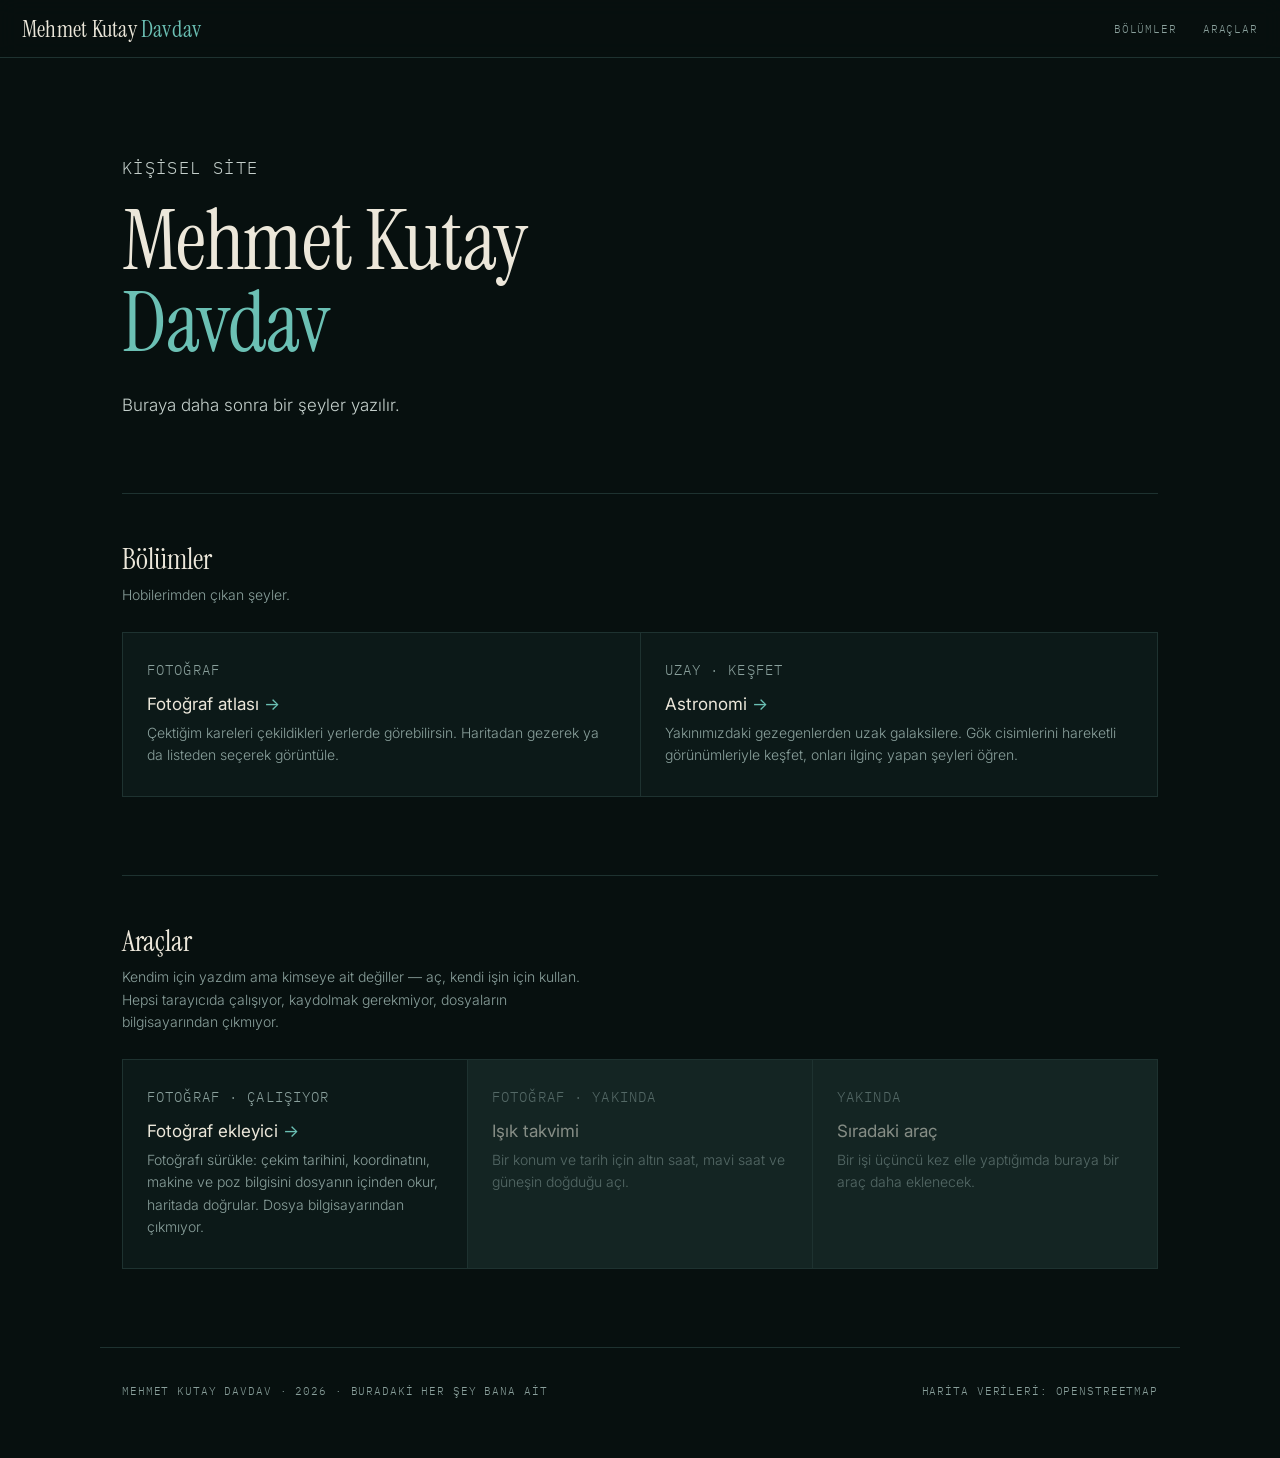
<file: index.html>
<!doctype html>
<html lang="tr">
<head>
<meta charset="utf-8">
<meta name="viewport" content="width=device-width,initial-scale=1">
<title>Kutay</title>
<link rel="preconnect" href="https://fonts.googleapis.com">
<link rel="preconnect" href="https://fonts.gstatic.com" crossorigin>
<link href="https://fonts.googleapis.com/css2?family=IBM+Plex+Mono:wght@400;500&family=Instrument+Serif:ital@0;1&family=Inter:wght@300;400;500&display=swap" rel="stylesheet">
<link rel="stylesheet" href="ortak/tema.css">
<style>
.hero{padding:96px 22px 74px;max-width:1080px;margin:0 auto}
.hero h1{
  font-family:"Instrument Serif",serif;font-weight:400;
  font-size:clamp(44px,7vw,84px);line-height:.98;margin:18px 0 26px;letter-spacing:-.01em;
}
.hero h1 em{font-style:normal;color:var(--hydro)}
.hero p{font-size:17px;line-height:1.65;color:#C4CFCB;max-width:44ch;margin:0}
.band{max-width:1080px;margin:0 auto;padding:0 22px 78px}
.band h2{
  font-family:"Instrument Serif",serif;font-weight:400;font-size:29px;
  margin:0 0 6px;padding-top:46px;border-top:1px solid var(--line);
}
.band > p{color:var(--muted);margin:0 0 26px;line-height:1.6;max-width:52ch;font-size:14px}
footer{max-width:1080px;margin:0 auto}
#bolum-grid,#arac-grid{margin:0}
</style>
</head>
<body>

<header class="topbar">
  <a class="wordmark" href="index.html" id="wordmark">Atlas</a>
  <nav class="mono">
    <a href="#bolumler">Bölümler</a>
    <a href="#araclar">Araçlar</a>
  </nav>
</header>

<section class="hero">
  <p class="mono" id="etiket">Kişisel site</p>
  <h1 id="baslik">—</h1>
  <p id="tanim"></p>
</section>

<section class="band" id="bolumler">
  <h2>Bölümler</h2>
  <p>Hobilerimden çıkan şeyler.</p>
  <div class="grid" id="bolum-grid"></div>
</section>

<section class="band" id="araclar">
  <h2>Araçlar</h2>
  <p>Kendim için yazdım ama kimseye ait değiller — aç, kendi işin için kullan. Hepsi tarayıcıda çalışıyor, kaydolmak gerekmiyor, dosyaların bilgisayarından çıkmıyor.</p>
  <div class="grid" id="arac-grid"></div>
</section>

<footer>
  <span class="mono" id="altyazi"></span>
  <span class="mono">Harita verileri: OpenStreetMap</span>
</footer>

<script>
function yukle(src){
  return new Promise(bitti => {
    const el = document.createElement('script');
    el.src = src; el.onload = bitti; el.onerror = bitti;
    document.head.appendChild(el);
  });
}
yukle('ortak/ayarlar.js?t=' + Date.now()).then(baslat);

function baslat(){

/* ---------- eksik dosya uyarısı ---------- */
(function(){
  const temaVar = getComputedStyle(document.documentElement).getPropertyValue('--void').trim() !== '';
  const ayarVar = typeof site !== 'undefined';
  if(temaVar && ayarVar) return;

  const eksik = [];
  if(!temaVar) eksik.push('/ortak/tema.css');
  if(!ayarVar) eksik.push('/ortak/ayarlar.js');

  const kutu = document.createElement('div');
  kutu.setAttribute('style',
    'position:fixed;left:0;right:0;top:0;z-index:9999;background:#2A1206;color:#F6E8D8;'+
    'border-bottom:2px solid #C9A227;padding:16px 20px;font:14px/1.6 system-ui,sans-serif');
  kutu.innerHTML =
    '<strong style="display:block;margin-bottom:6px">Şu dosyalar yüklenemedi: ' + eksik.join(' ve ') + '</strong>' +
    'Bu sayfanın bulunduğu klasörde <b>ortak</b> adlı bir klasör olmalı, içinde <b>tema.css</b> ve ' +
    '<b>ayarlar.js</b>. Zip\u2019i çıkarırken klasör eksik kalmış ya da sayfa yanlış yerden açılmış olabilir. ' +
    'Adres çubuğundaki yola bak: <code>' + location.pathname + '</code>';
  document.body.appendChild(kutu);
  document.body.style.paddingTop = '96px';
})();

const S = typeof site === 'undefined' ? {ad:'Atlas'} : site;
const tamAd = [S.ad, S.ikinciAd].filter(Boolean).join(' ');
document.title = tamAd;
document.getElementById('wordmark').innerHTML = S.ad + (S.ikinciAd ? ' <em>' + S.ikinciAd + '</em>' : '');
document.getElementById('baslik').innerHTML = S.ad + (S.ikinciAd ? '<br><em>' + S.ikinciAd + '</em>' : '');
document.getElementById('tanim').textContent = S.tanim || '';
document.getElementById('altyazi').textContent = [tamAd, new Date().getFullYear(), S.altYazi].filter(Boolean).join(' · ');

function kartlar(liste, hedef){
  const el = document.getElementById(hedef);
  el.innerHTML = (liste || []).map(k => {
    const govde = `
      <p class="mono tag">${k.etiket || ''}</p>
      <h3>${k.ad}${k.yol ? ' <span class="arrow">→</span>' : ''}</h3>
      <p>${k.not || ''}</p>`;
    return k.yol
      ? `<a class="cell" href="${k.yol}">${govde}</a>`
      : `<article class="cell is-soon">${govde}</article>`;
  }).join('');
}
kartlar(typeof bolumler === 'undefined' ? [] : bolumler, 'bolum-grid');
kartlar(typeof araclar === 'undefined' ? [] : araclar, 'arac-grid');
}
</script>
</body>
</html>
</file>
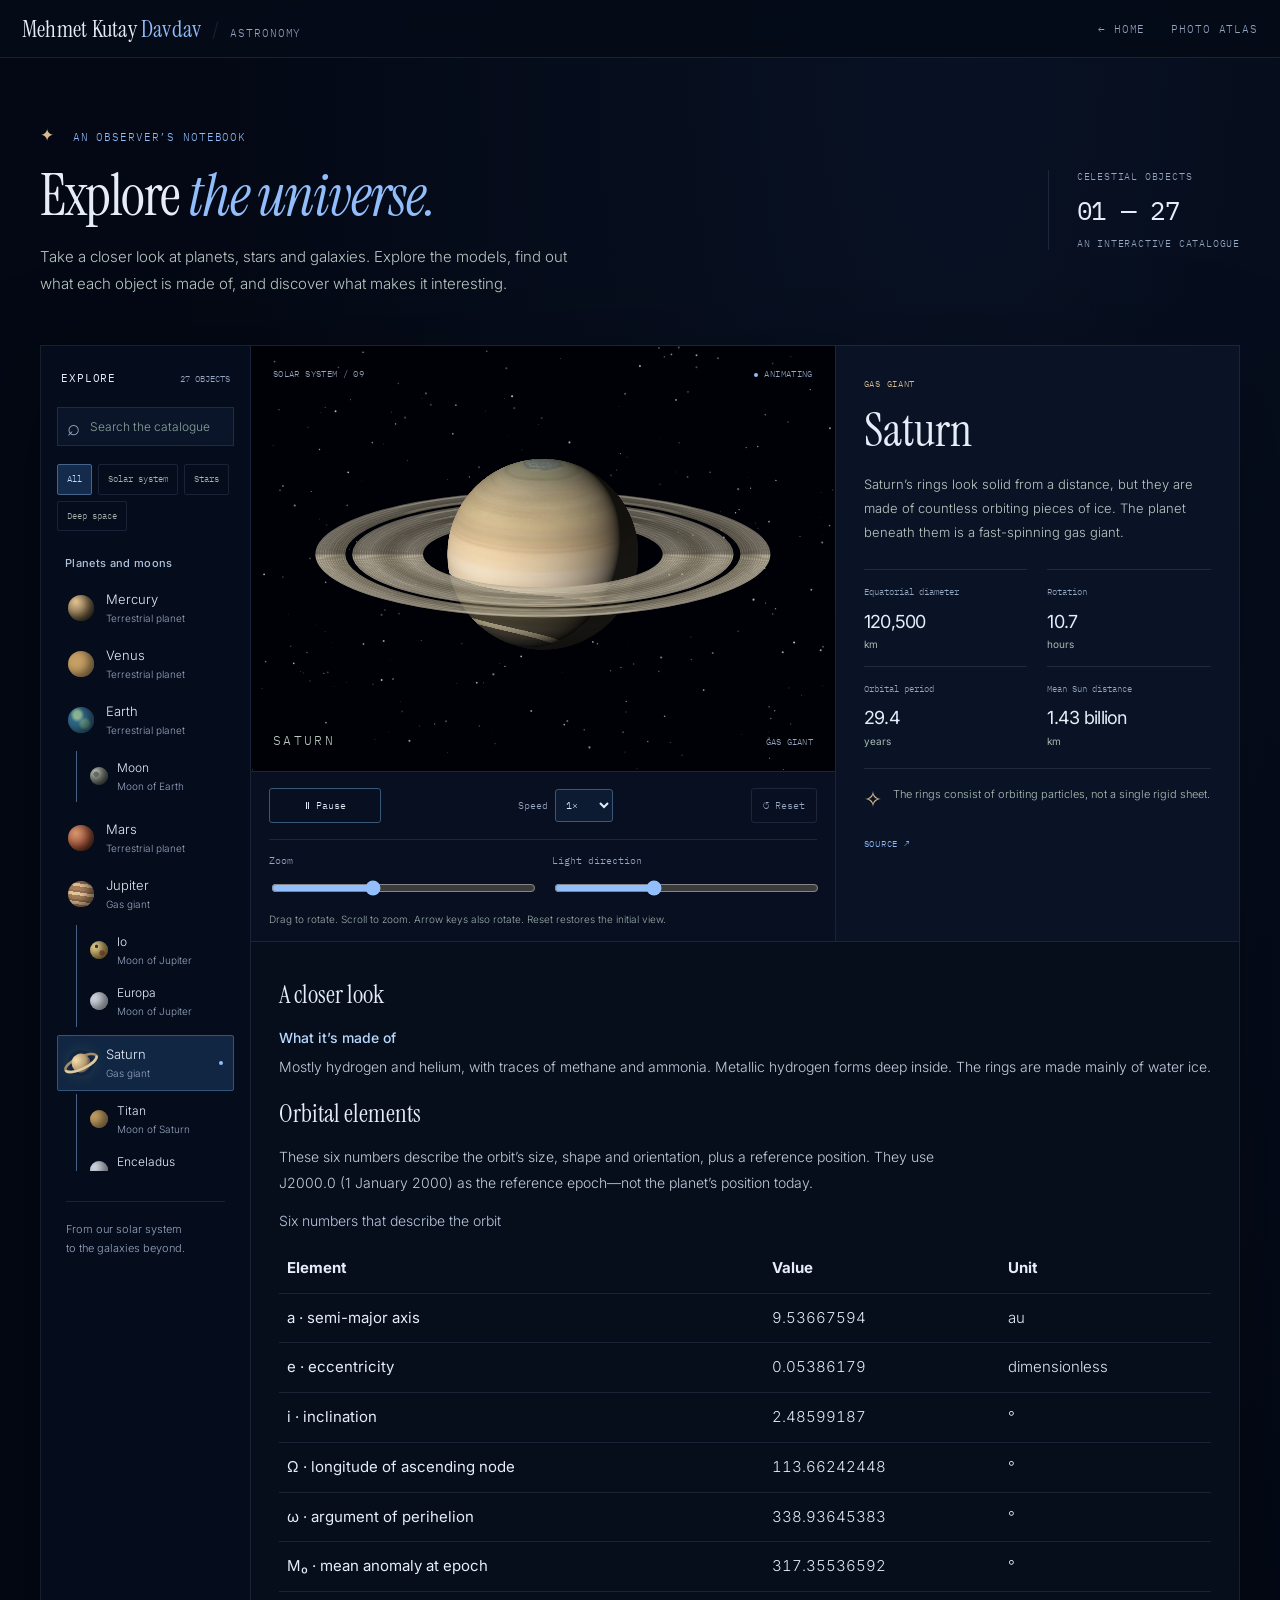
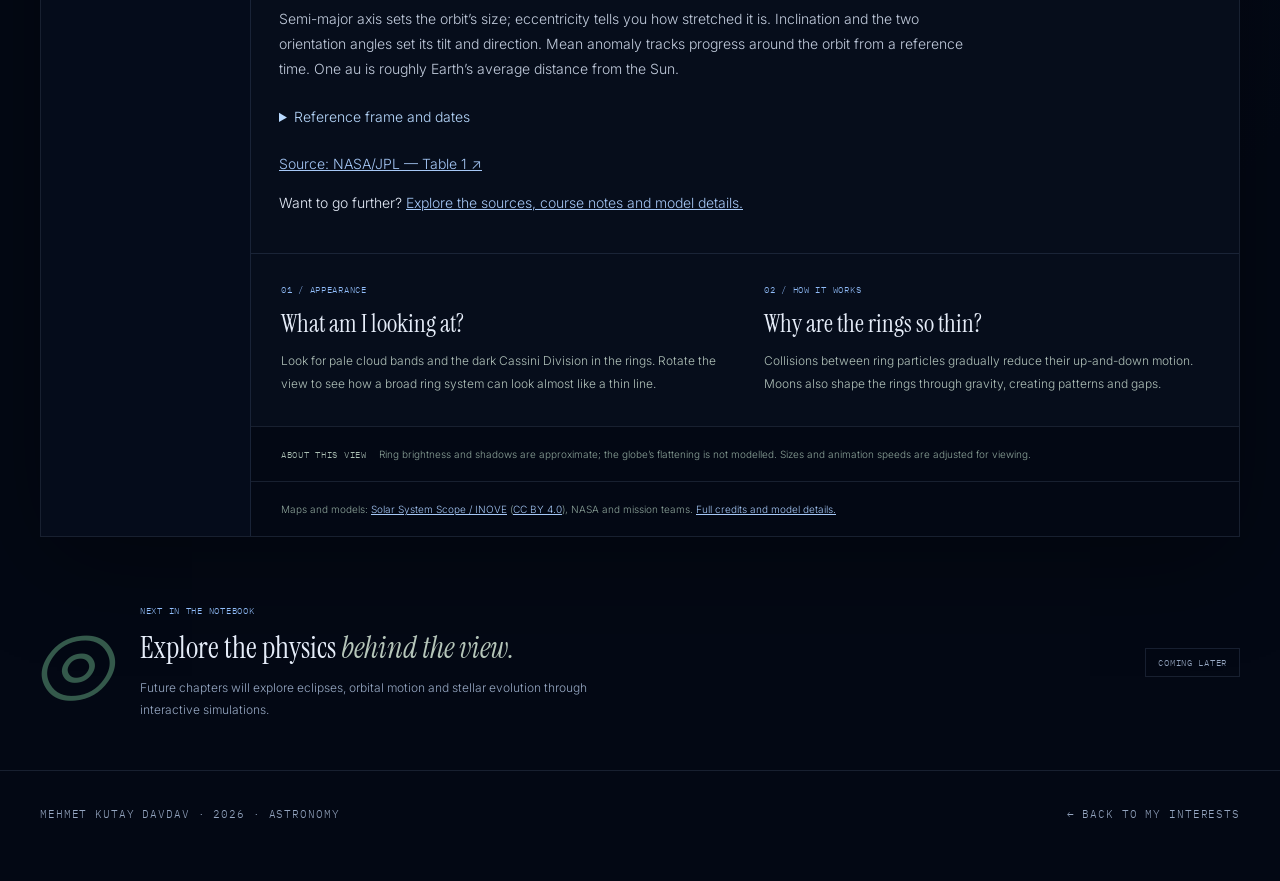
<file: astronomi/index.html>
<!doctype html>
<html lang="en">
<head>
  <meta charset="utf-8">
  <meta name="viewport" content="width=device-width,initial-scale=1">
  <meta name="description" content="Explore planets, stars and galaxies through interactive models, physical properties and source-backed explanations.">
  <meta name="theme-color" content="#030814">
  <title>Astronomy — Kutay</title>
  <link rel="preconnect" href="https://fonts.googleapis.com">
  <link rel="preconnect" href="https://fonts.gstatic.com" crossorigin>
  <link href="https://fonts.googleapis.com/css2?family=IBM+Plex+Mono:wght@400;500&family=Instrument+Serif:ital@0;1&family=Inter:wght@300;400;500&display=swap" rel="stylesheet">
  <link rel="stylesheet" href="../ortak/tema.css">
  <link rel="stylesheet" href="astronomi.css">
  <script defer src="../ortak/ayarlar.js"></script>
  <script defer src="catalog.js"></script>
  <script defer src="models.js"></script>
  <script defer src="dokular.js"></script>
  <script defer src="sahne.js"></script>
  <script defer src="astronomi.js"></script>
</head>
<body class="astronomi">
  <a class="astro-skip" href="#gozlem">Skip to the viewer</a>
  <header class="topbar">
    <span class="marka">
      <a class="wordmark" href="../index.html" id="wordmark">Kutay</a>
      <span class="sep">/</span>
      <span class="sayfa">Astronomy</span>
    </span>
    <nav class="mono" aria-label="Site">
      <a href="../index.html">← Home</a>
      <a class="astro-atlas-link" href="../atlas/index.html">Photo atlas</a>
    </nav>
  </header>

  <main class="astro-main">
    <section class="astro-intro" aria-labelledby="astro-title">
      <div>
        <p class="mono astro-eyebrow"><span aria-hidden="true">✦</span> An observer’s notebook</p>
        <h1 id="astro-title">Explore <em>the universe.</em></h1>
        <p>Take a closer look at planets, stars and galaxies. Explore the models, find out what each object is made of, and discover what makes it interesting.</p>
      </div>
      <div class="astro-edition mono"><span>CELESTIAL OBJECTS</span><strong id="catalog-total">01 — 24</strong><span>An interactive catalogue</span></div>
    </section>

    <section class="astro-workspace" aria-label="Celestial object catalogue">
      <aside class="astro-library" aria-labelledby="library-title">
        <div class="astro-library-heading"><h2 class="mono" id="library-title">Explore</h2><span class="mono" id="object-count" role="status">27 objects</span></div>
        <label class="astro-sr-only" for="object-search">Search celestial objects</label>
        <div class="astro-search"><span aria-hidden="true">⌕</span><input id="object-search" type="search" placeholder="Search the catalogue…" autocomplete="off"></div>
        <div class="astro-filters" id="category-filters" aria-label="Object categories"></div>
        <ul class="astro-object-list" id="object-list" aria-label="Celestial objects"></ul>
        <div class="astro-empty" id="empty-state" hidden><p>No objects match your search.</p><button type="button" class="btn tiny" id="clear-filters">Clear search</button></div>
        <p class="astro-library-note">From our solar system<br>to the galaxies beyond.</p>
      </aside>

      <div class="astro-observation" id="gozlem">
        <div class="astro-object-layout">
          <figure class="astro-figure">
            <div class="astro-stage" id="stage">
              <div class="astro-stage-top mono"><span id="scene-category">Solar system / 06</span><span class="astro-status" id="animation-status">Illustrative model</span></div>
              <div class="astro-poster" id="scene-poster" role="img" aria-label="An illustration of Saturn and its rings"><span></span></div>
              <canvas id="space-canvas" width="640" height="540" tabindex="0" aria-label="Interactive model of Saturn" aria-describedby="scene-help model-note" hidden>A description and physical properties are available beside the model.</canvas>
              <div class="astro-stage-bottom"><span class="mono" id="scene-name">SATURN</span><span class="mono" id="scene-caption">Ringed gas giant</span></div>
            </div>
            <figcaption class="astro-controls">
              <div class="astro-control-row">
                <button class="btn astro-play" id="toggle-animation" type="button" disabled>Start rotation</button>
                <label for="animation-speed">Speed <select id="animation-speed" disabled><option value="0.5">0.5×</option><option value="1" selected>1×</option><option value="2">2×</option></select></label>
                <button class="btn astro-reset" id="reset-view" type="button" disabled title="Restore the initial view">↺ Reset</button>
                <button class="btn" id="toggle-sun" type="button" aria-pressed="false" aria-controls="space-canvas sun-location-note" hidden disabled>☉ Sun’s location</button>
              </div>
              <div class="astro-adjustments">
                <label>Zoom <input id="scene-zoom" type="range" min="0.7" max="1.5" step="0.05" value="1" disabled></label>
                <label id="phase-control">Light direction <input id="scene-phase" type="range" min="-2.5" max="2.5" step="0.05" value="-0.65" disabled></label>
              </div>
              <p id="scene-help">Drag to rotate the object. Scroll to zoom; arrow keys also rotate. Reset restores the initial view.</p>
              <p id="sun-location-note" hidden>The Sun is in the Local (Orion) Arm, about 26,000 light-years from the Galactic centre. The marker is enlarged; arm geometry and azimuth are illustrative. <a href="https://science.nasa.gov/resource/the-milky-way-galaxy/">NASA: location</a> · <a href="https://science.nasa.gov/mission/webb/galaxies-over-time/">distance</a>.</p>
            </figcaption>
          </figure>

          <article class="astro-details" aria-labelledby="object-title">
            <p class="mono astro-object-type" id="object-type">Planet · gas giant</p>
            <h2 id="object-title">Saturn</h2>
            <p class="astro-object-intro" id="object-intro">Saturn’s rings look solid from a distance, but they are made of countless orbiting pieces of ice. The planet beneath them is a fast-spinning gas giant.</p>
            <dl class="astro-facts" id="object-facts">
              <div><dt>Equatorial diameter</dt><dd>≈ 120,500 <small>km</small></dd></div>
              <div><dt>Rotation</dt><dd>≈ 10.7 <small>hours</small></dd></div>
              <div><dt>Orbital period</dt><dd>≈ 29.4 <small>Earth years</small></dd></div>
              <div><dt>Distance from the Sun</dt><dd>≈ 1.4 billion <small>km</small></dd></div>
            </dl>
            <div class="astro-fact-note"><span aria-hidden="true">✧</span><p id="object-highlight">The rings consist of countless orbiting particles, not a single rigid sheet.</p></div>
            <a class="astro-source mono" id="object-source" href="https://science.nasa.gov/saturn/facts/" target="_blank" rel="noopener noreferrer">Source: NASA Science ↗</a>
          </article>
        </div>

        <section class="astro-technical" aria-label="Technical information">
          <h3>A closer look</h3>
          <dl id="technical-facts"></dl>
          <div id="orbital-section" hidden>
            <h3>Orbital elements</h3>
            <p id="orbit-note"></p>
            <table><caption>Six numbers that describe the orbit</caption><thead><tr><th scope="col">Element</th><th scope="col">Value</th><th scope="col">Unit</th></tr></thead><tbody id="orbit-elements"></tbody></table>
            <p class="astro-orbit-guide">Semi-major axis sets the orbit’s size; eccentricity tells you how stretched it is. Inclination and the two orientation angles set its tilt and direction. Mean anomaly tracks progress around the orbit from a reference time. One au is roughly Earth’s average distance from the Sun.</p>
            <details class="astro-orbit-reference"><summary>Reference frame and dates</summary><p id="orbit-reference"></p></details>
            <p><a href="https://ssd.jpl.nasa.gov/planets/approx_pos.html" target="_blank" rel="noopener noreferrer">Source: NASA/JPL — Table 1 ↗</a></p>
          </div>
          <p>Want to go further? <a href="KAYNAKLAR.md">Explore the sources, course notes and model details.</a></p>
        </section>
        <div class="astro-reading">
          <section aria-labelledby="appearance-title"><p class="mono astro-section-index">01 / Appearance</p><h3 id="appearance-title">What am I looking at?</h3><p id="object-appearance">Look for pale cloud bands and the dark Cassini Division in the rings. Rotate the view to see how a broad ring system can look almost like a thin line.</p></section>
          <section aria-labelledby="explanation-title"><p class="mono astro-section-index">02 / How it works</p><h3 id="explanation-title">Why are the rings so thin?</h3><p id="object-explanation">Collisions between ring particles gradually reduce their up-and-down motion. Moons also shape the rings through gravity, creating patterns and gaps.</p></section>
        </div>
        <p class="astro-model-note" id="model-note"><span class="mono">About this view</span> <span id="object-model-note">Ring brightness and shadows are approximate; the globe’s flattening is not modelled. Sizes and animation speeds are adjusted for viewing.</span></p>
        <p class="astro-model-note">Maps and models: <a href="https://www.solarsystemscope.com/textures/" target="_blank" rel="noopener noreferrer">Solar System Scope / INOVE</a> (<a href="https://creativecommons.org/licenses/by/4.0/">CC BY 4.0</a>), NASA and mission teams. <a href="KAYNAKLAR.md">Full credits and model details.</a></p>
        <p class="astro-sr-only" id="selection-status"  role="status" aria-live="polite"></p>
      </div>
    </section>

    <noscript><p class="astro-notice">Saturn’s information is shown below. Enable JavaScript to choose other objects and use the interactive viewer.</p></noscript>
    <section class="astro-future" aria-labelledby="future-title">
      <span class="astro-orbits" aria-hidden="true">◎</span>
      <div><p class="mono">Next in the notebook</p><h2 id="future-title">Explore the physics <em>behind the view.</em></h2><p>Future chapters will explore eclipses, orbital motion and stellar evolution through interactive simulations.</p></div>
      <span class="mono astro-coming">Coming later</span>
    </section>
  </main>
  <footer class="astro-footer"><span class="mono" id="astro-credit">Kutay · Astronomy</span><a class="mono" href="../index.html">← Back to my interests</a></footer>
</body>
</html>
</file>
<file: ortak/tema.css>
/* ============================================================
   ORTAK TEMA
   Sitedeki her sayfa ve her araç bunu kullanır.
   Yeni bir araç eklerken sadece şu satırı koy:
     <link rel="stylesheet" href="../ortak/tema.css">
   ============================================================ */

:root{
  --void:#07100F;
  --ground:#0C1918;
  --line:#1E3230;
  --paper:#ECE7DA;
  --muted:#8AA09C;
  --hydro:#6BC0B4;
  --gold:#C9A227;
  --yesil:#5FBF6A;
  --nav-h:58px;
  --grain:url("data:image/svg+xml,%3Csvg xmlns='http://www.w3.org/2000/svg' width='140' height='140'%3E%3Cfilter id='n'%3E%3CfeTurbulence type='fractalNoise' baseFrequency='0.9' numOctaves='3'/%3E%3C/filter%3E%3Crect width='140' height='140' filter='url(%23n)' opacity='0.4'/%3E%3C/svg%3E");
}

*{box-sizing:border-box}
html{scroll-behavior:smooth}
html,body{margin:0;padding:0}
body{
  background:var(--void);
  color:var(--paper);
  font-family:"Inter",system-ui,sans-serif;
  font-weight:300;
  -webkit-font-smoothing:antialiased;
}
a{color:inherit}
::selection{background:var(--hydro);color:var(--void)}
:focus-visible{outline:2px solid var(--gold);outline-offset:3px}

/* --- yazı --- */
.mono{
  font-family:"IBM Plex Mono",ui-monospace,monospace;
  font-size:11px;letter-spacing:.08em;text-transform:uppercase;color:var(--muted);
}
.serif{font-family:"Instrument Serif",serif;font-weight:400}
.tag{color:var(--gold)}

/* --- üst çubuk --- */
.topbar{
  position:sticky;top:0;z-index:600;height:var(--nav-h);
  display:flex;align-items:center;justify-content:space-between;
  padding:0 22px;background:rgba(7,16,15,.86);backdrop-filter:blur(10px);
  border-bottom:1px solid var(--line);
}
.wordmark{font-family:"Instrument Serif",serif;font-size:23px;letter-spacing:.01em;text-decoration:none}
.wordmark em{font-style:normal;color:var(--hydro)}
.marka{display:flex;align-items:baseline;gap:11px;min-width:0}
.marka .sep{color:var(--line);font-size:20px;flex:none}
.marka .sayfa{font-family:"IBM Plex Mono",ui-monospace,monospace;font-size:11px;letter-spacing:.08em;
  text-transform:uppercase;color:var(--muted);white-space:nowrap}
.topbar nav{display:flex;gap:26px}
.topbar nav a{text-decoration:none;transition:color .2s}
.topbar nav a:hover{color:var(--hydro)}
.topbar nav a[aria-current="page"]{color:var(--paper)}

/* --- düğmeler --- */
.btn{
  font-family:"IBM Plex Mono",monospace;font-size:11px;letter-spacing:.08em;text-transform:uppercase;
  background:none;border:1px solid var(--line);color:var(--muted);border-radius:999px;
  padding:9px 16px;cursor:pointer;transition:.18s;text-decoration:none;display:inline-block;
}
.btn:hover{background:var(--paper);color:var(--void);border-color:var(--paper)}
.btn.filled{background:var(--hydro);border-color:var(--hydro);color:var(--void);font-weight:500}
.btn.filled:hover{background:var(--paper);border-color:var(--paper)}
.btn.tiny{padding:5px 11px;font-size:10px}
.btn:disabled{opacity:.5;cursor:default}

/* --- kart ızgarası: bölümler ve araçlar bunu kullanır --- */
.grid{
  display:grid;grid-template-columns:repeat(auto-fit,minmax(260px,1fr));
  gap:1px;background:var(--line);border:1px solid var(--line);
}
.cell{
  background:var(--ground);padding:26px 24px 30px;
  display:block;text-decoration:none;color:inherit;transition:background .2s;
}
a.cell:hover{background:#122423}
a.cell:hover .arrow{transform:translateX(5px)}
.arrow{display:inline-block;color:var(--hydro);transition:transform .2s}
.cell h3{font-size:17px;font-weight:400;margin:12px 0 8px}
.cell p{font-size:14px;line-height:1.6;color:var(--muted);margin:0}
.cell.is-soon{opacity:.5}
.cell.is-soon .tag{color:var(--muted)}

/* --- form alanları --- */
input,textarea{
  background:var(--ground);border:1px solid var(--line);color:var(--paper);
  border-radius:3px;padding:8px 11px;font:inherit;font-size:14px;width:100%;
}
input:focus,textarea:focus{border-color:var(--hydro);outline:none}
label{font-family:"IBM Plex Mono",monospace;font-size:10px;letter-spacing:.08em;text-transform:uppercase;color:var(--muted)}

/* --- alt bilgi --- */
footer{
  padding:36px 22px 60px;display:flex;flex-wrap:wrap;gap:16px;
  justify-content:space-between;border-top:1px solid var(--line);
}

/* --- harita (Leaflet kullanan her araç) --- */
.leaflet-tile-pane{filter:invert(1) hue-rotate(185deg) brightness(.93) contrast(.86) saturate(.55)}
.leaflet-container{background:var(--ground);font-family:"IBM Plex Mono",monospace}
.leaflet-control-attribution{background:rgba(7,16,15,.85)!important;color:var(--muted)!important;font-size:10px!important}
.leaflet-control-attribution a{color:var(--muted)!important}
.leaflet-bar a{background:var(--ground)!important;color:var(--paper)!important;border-color:var(--line)!important}

@media (max-width:640px){
  .wordmark{font-size:18px}
  .marka{gap:8px}
  .marka .sayfa{font-size:10px}
  .topbar{padding:0 16px;gap:12px}
  .topbar nav{gap:14px}
}

@media (prefers-reduced-motion:reduce){
  html{scroll-behavior:auto}
  *{transition:none!important;animation:none!important}
}
</file>
<file: astronomi/astronomi.css>
/* Yalnızca astronomi sayfası. Ortak tema ve fotoğraf sayfaları değişmez. */
.astronomi [hidden]{display:none!important}
.astronomi button,.astronomi select{font:inherit}
.astronomi button{touch-action:manipulation}
.astro-main,.astro-footer{max-width:1440px;margin:0 auto}
.astro-main{padding:0 40px}
.astro-skip{position:fixed;top:-80px;left:20px;z-index:1000;padding:12px;background:var(--paper);color:var(--void)}
.astro-skip:focus{top:10px}
.astro-sr-only{position:absolute;width:1px;height:1px;padding:0;margin:-1px;overflow:hidden;clip:rect(0,0,0,0);white-space:nowrap;border:0}
.astro-intro{display:flex;align-items:center;justify-content:space-between;gap:30px;padding:66px 0 48px}
.astro-eyebrow{margin:0 0 20px;color:var(--hydro)}
.astro-eyebrow span{margin-right:10px;color:var(--gold);font-size:17px}
.astro-intro h1{font-family:"Instrument Serif",Georgia,serif;font-size:clamp(42px,4.5vw,68px);font-weight:400;letter-spacing:-.025em;line-height:1.05;margin:0 0 18px}
.astro-intro h1 em{color:var(--hydro);font-weight:400}
.astro-intro p:not(.mono){font-size:15px;line-height:1.75;color:#B9C7C3;max-width:62ch;margin:0}
.astro-edition{display:flex;flex-direction:column;gap:10px;flex-shrink:0;padding-left:28px;border-left:1px solid var(--line);font-size:10px}
.astro-edition strong{font-size:26px;font-weight:400;color:var(--paper);letter-spacing:-.05em}
.astro-workspace{display:grid;grid-template-columns:210px minmax(0,1fr);border:1px solid var(--line);scroll-margin-top:80px}
.astro-library{padding:25px 16px;border-right:1px solid var(--line);background:#050C1B;min-width:0}
.astro-library-heading{display:flex;align-items:baseline;justify-content:space-between;gap:8px;margin:0 4px 22px}
.astro-library-heading h2{margin:0;color:var(--paper);font-weight:400}
.astro-library-heading span{font-size:9px;letter-spacing:0}
.astro-search{position:relative;margin-bottom:18px}
.astro-search>span{position:absolute;top:7px;left:10px;font-size:22px;color:var(--muted)}
.astro-search input{padding:11px 10px 11px 32px;border-radius:0;font-size:12px;background:#0B1529}
.astro-search input::placeholder{color:#8AA09C;opacity:1}
.astro-filters{display:flex;gap:6px;flex-wrap:wrap;margin-bottom:20px}
.astronomi .astro-filter{font-family:"IBM Plex Mono",monospace;font-size:9px;line-height:1.4;padding:8px 9px;border:1px solid var(--line);background:transparent;color:#A5B5B0;cursor:pointer;border-radius:2px}
.astro-filter:hover{border-color:var(--muted);color:var(--paper)}
.astronomi .astro-filter[aria-pressed="true"]{background:#142B4B;border-color:#44668C;color:#B9DAFF}
.astro-object-list{list-style:none;margin:0;padding:0;display:flex;flex-direction:column;gap:4px}
.astro-object-list li{min-width:0}
.astro-group-list,.astro-moon-list{list-style:none;margin:0;padding:0}
.astro-group-title{font-size:11px;font-weight:500;line-height:1.5;letter-spacing:.03em;color:#AEC3DD;margin:19px 8px 8px}
.astro-catalog-group:first-child .astro-group-title{margin-top:4px}
.astro-moon-list{margin:3px 0 8px 19px;padding-left:7px;border-left:1px solid #476184}
.astronomi .astro-moon-list .astro-object-button{gap:9px;padding:8px 5px;min-height:46px;font-size:12px}
.astro-moon-list .astro-mini{width:18px;height:18px}
.astronomi .astro-object-button{display:flex;align-items:center;gap:12px;width:100%;min-height:56px;padding:9px 10px;border:1px solid transparent;border-radius:2px;text-align:left;background:transparent;color:var(--paper);font-size:13px;cursor:pointer}
.astro-object-button:hover{background:#0D1E36}
.astronomi .astro-object-button[aria-pressed="true"]{background:#112642;border-color:#345578}
.astro-object-button[aria-pressed="true"] .astro-mini{box-shadow:0 0 16px #AFCBAB24}
.astro-object-button>span:nth-child(2){min-width:0}
.astro-object-button small{display:block;font-size:10px;color:var(--muted);margin-top:5px;line-height:1.3}
.astro-selected-dot{margin-left:auto;flex:none;width:4px;height:4px;background:var(--hydro);border-radius:50%;opacity:0}
[aria-pressed="true"]>.astro-selected-dot{opacity:1}
.astro-mini{position:relative;flex:none;width:26px;height:26px;border-radius:50%;background:radial-gradient(circle at 30% 25%,#E5C593,#7F6B4C 55%,#181E18);box-shadow:inset -5px -3px 8px #0008}
.astro-mini[data-kind="sun"]{background:radial-gradient(circle at 35% 30%,#FFF1AF,#F4B758 65%,#B76828);box-shadow:0 0 12px #EBA35A30}
.astro-mini[data-kind="earth"]{background:radial-gradient(ellipse at 36% 30%,#8BB291 0 15%,transparent 30%),radial-gradient(ellipse at 65% 64%,#629789 0 15%,transparent 29%),#30698A}
.astro-mini[data-kind="moon"]{background:radial-gradient(circle at 34% 40%,#6F7470 0 16%,transparent 18%),radial-gradient(circle at 34% 25%,#C1C5B9,#686F69 65%,#18211D)}
.astro-mini[data-kind="mars"]{background:radial-gradient(circle at 30% 30%,#D99772,#994E34 60%,#281B16)}
.astro-mini[data-kind="jupiter"]{background:repeating-linear-gradient(8deg,#A9815B 0 4px,#E6C69F 4px 7px,#997050 7px 9px)}
.astro-mini[data-kind="saturn"]{width:26px;height:26px;margin:0;background:none;box-shadow:none}
.astro-mini[data-kind="saturn"]::before{content:"";position:absolute;width:40px;height:32px;left:50%;top:50%;transform:translate(-50%,-50%);background:center/contain no-repeat url("data:image/svg+xml,%3Csvg%20xmlns%3D%22http%3A%2F%2Fwww.w3.org%2F2000%2Fsvg%22%20viewBox%3D%220%200%2040%2032%22%3E%3Cdefs%3E%3CradialGradient%20id%3D%22s%22%20cx%3D%22.32%22%20cy%3D%22.25%22%20r%3D%22.8%22%3E%3Cstop%20stop-color%3D%22%23F6DFAB%22%2F%3E%3Cstop%20offset%3D%22.65%22%20stop-color%3D%22%23B59B72%22%2F%3E%3Cstop%20offset%3D%221%22%20stop-color%3D%22%23514537%22%2F%3E%3C%2FradialGradient%3E%3C%2Fdefs%3E%3Cg%20transform%3D%22rotate(-25%2020%2016)%22%3E%3Cellipse%20cx%3D%2220%22%20cy%3D%2216%22%20rx%3D%2217%22%20ry%3D%226%22%20fill%3D%22none%22%20stroke%3D%22%23A28C69%22%20stroke-width%3D%222.5%22%2F%3E%3Ccircle%20cx%3D%2220%22%20cy%3D%2216%22%20r%3D%229.5%22%20fill%3D%22url(%23s)%22%2F%3E%3Cpath%20d%3D%22M3%2016%20A17%206%200%200%200%2037%2016%22%20fill%3D%22none%22%20stroke%3D%22%23DFCAA2%22%20stroke-width%3D%222.5%22%2F%3E%3C%2Fg%3E%3C%2Fsvg%3E")}
.astro-mini[data-kind="saturn"]::after{content:none}
.astro-mini[data-kind="neutron"]{width:17px;height:17px;margin:4px;background:#C3EAF4;box-shadow:0 0 10px #88BDDF}
.astro-mini[data-kind="blackhole"]{background:#010505;box-shadow:0 0 0 2px #B08257,0 0 12px #C2824F66}
.astro-mini[data-kind="nebula"]{background:radial-gradient(ellipse at 34% 38%,#A2C8C1,transparent 50%),radial-gradient(ellipse at 65% 60%,#926D98,transparent 65%);box-shadow:none}
.astro-mini[data-kind="galaxy"]{background:radial-gradient(ellipse,#F7E6BC,transparent 30%,#7C9A9E77 48%,transparent 70%);transform:rotate(-30deg) scaleY(.6);box-shadow:none}
.astro-library-note{font-size:11px;line-height:1.7;color:var(--muted);margin:30px 9px 0;padding-top:18px;border-top:1px solid var(--line)}
.astro-empty{font-size:12px;line-height:1.6;padding:6px}
.astro-observation{min-width:0;scroll-margin-top:76px}
.astro-object-layout{display:grid;grid-template-columns:minmax(0,1.45fr) minmax(280px,1fr)}
.astro-figure{margin:0;min-width:0;border-right:1px solid var(--line);display:flex;flex-direction:column}
.astro-stage{position:relative;min-height:425px;flex:1;overflow:hidden;background:radial-gradient(ellipse at 40% 45%,#12213D 0,#070F22 40%,#020610 80%)}
.astro-stage-top,.astro-stage-bottom{position:absolute;left:22px;right:22px;display:flex;align-items:center;justify-content:space-between;gap:10px;z-index:1;pointer-events:none}
.astro-stage-top{top:22px;font-size:9px;letter-spacing:.04em}
.astro-status::before{content:"";display:inline-block;width:4px;height:4px;background:var(--hydro);margin-right:6px;border-radius:50%}
.astro-stage-bottom{bottom:22px;align-items:baseline}
.astro-stage-bottom>span:first-child{color:#BCCBC2;font-size:13px;letter-spacing:.18em}
.astro-stage-bottom>span:last-child{font-size:9px;letter-spacing:.02em;text-align:right;max-width:50%}
#space-canvas{display:block;width:100%;height:100%;position:absolute;inset:0;cursor:grab;touch-action:none}
#space-canvas:active{cursor:grabbing}
#space-canvas:focus-visible{outline-offset:-5px}
.astro-poster{position:absolute;inset:0;display:grid;place-items:center}
.astro-poster p{max-width:35ch;padding:24px;font-size:14px;line-height:1.8;color:var(--muted);text-align:center}
.astro-poster>span{width:38%;aspect-ratio:1;border-radius:50%;background:repeating-linear-gradient(8deg,#D4BB8C 0 8px,#BFAC89 9px 12px,#AFA283 13px 16px);box-shadow:inset -30px -25px 55px #000B;transform:rotate(-24deg);position:relative}
.astro-poster>span::after{content:"";position:absolute;inset:30% -56%;border:22px solid #BBAE8B;border-radius:50%;box-shadow:0 0 0 3px #83785D,inset 0 0 0 3px #D2C7AA}
.astro-controls{padding:16px 18px 14px;background:#080F20;border-top:1px solid var(--line)}
.astro-control-row{display:flex;align-items:center;justify-content:space-between;gap:8px;flex-wrap:wrap}
.astronomi .astro-controls button{font-family:"IBM Plex Mono",monospace;font-size:10px;letter-spacing:0;padding:9px 11px;text-transform:none;border-radius:3px;min-height:35px}
.astronomi .astro-play{color:var(--paper);border-color:#395878;min-width:112px}
.astro-controls label{display:flex;align-items:center;gap:7px;letter-spacing:0;font-size:10px;text-transform:none}
.astronomi .astro-controls select{color:var(--paper);background:#0C1B32;border:1px solid #395878;border-radius:3px;font-family:"IBM Plex Mono",monospace;font-size:10px;padding:8px 6px;cursor:pointer}
.astro-controls p{font-size:10px;line-height:1.6;color:#9BADAA;margin:12px 0 0}
.astronomi #toggle-sun[aria-pressed="true"]{color:#FFE6AD;border-color:#D5B575;background:#30281C}
.astronomi #sun-location-note{color:#E4CAA0;font-size:11px}.astronomi #sun-location-note a{color:#F3D294;text-decoration:underline}
.astro-details{background:#0A1325;padding:32px 28px;min-width:0}
.astro-object-type{font-size:9px;color:var(--gold);letter-spacing:.08em;margin:0 0 18px}
.astro-details h2{font-family:"Instrument Serif",Georgia,serif;font-weight:400;font-size:clamp(38px,3.7vw,54px);line-height:1;margin:0 0 18px;overflow-wrap:break-word}
.astro-object-intro{font-size:13px;line-height:1.85;color:#BAC9C2;margin:0 0 25px}
.astro-facts{display:grid;grid-template-columns:1fr 1fr;gap:0 20px;margin:0}
.astro-facts>div{padding:15px 0;border-top:1px solid var(--line);min-width:0}
.astro-facts dt{font-family:"IBM Plex Mono",monospace;font-size:9px;color:var(--muted);margin-bottom:9px;line-height:1.6}
.astro-facts dd{font-size:18px;line-height:1.4;font-weight:400;margin:0;letter-spacing:-.04em;overflow-wrap:anywhere}
.astro-facts small{display:block;color:#A6B9B0;font-size:10px;letter-spacing:0;margin-top:3px}
.astro-fact-note{display:flex;gap:11px;padding:16px 0 18px;margin-top:5px;border-top:1px solid var(--line)}
.astro-fact-note>span{color:var(--gold);font-size:22px;line-height:1.3}
.astro-fact-note p{font-size:11px;line-height:1.8;color:#ACBFB5;margin:0}
.astro-source{font-size:9px;text-decoration:none;color:var(--hydro);display:inline-block;padding:5px 0;line-height:1.6}
.astro-source:hover{text-decoration:underline}
.astro-reading{display:grid;grid-template-columns:1fr 1fr;gap:38px;padding:30px;border-top:1px solid var(--line)}
.astro-section-index{color:var(--hydro);font-size:9px;margin:0 0 12px}
.astro-reading h3{font-family:"Instrument Serif",Georgia,serif;font-size:25px;font-weight:400;margin:0 0 10px}
.astro-reading section>p:last-child{color:#AFC0B8;font-size:12px;line-height:1.9;margin:0}
.astro-model-note{font-size:10px;line-height:1.8;color:#8CA399;margin:0;padding:18px 30px;border-top:1px solid var(--line)}
.astro-model-note .mono{color:#ABBFB4;font-size:9px;margin-right:9px}
.astro-future{display:flex;gap:30px;align-items:center;padding:44px 0 50px;margin-top:24px}
.astro-orbits{font-family:Georgia,serif;flex:none;font-size:80px;line-height:1;color:#34594B;transform:rotate(-30deg) scaleX(1.25)}
.astro-future .mono{font-size:9px;margin:0 0 12px;color:var(--hydro)}
.astro-future h2{font-family:"Instrument Serif",Georgia,serif;font-size:30px;font-weight:400;margin:0 0 10px}
.astro-future h2 em{font-weight:400;color:#B6C6BA}
.astro-future p:not(.mono){color:var(--muted);font-size:12px;line-height:1.8;max-width:72ch;margin:0}
.astro-future .astro-coming{margin:0 0 0 auto;border:1px solid var(--line);padding:8px 12px;color:var(--muted);flex:none}
.astro-footer{padding-left:40px;padding-right:40px}
.astro-footer a{text-decoration:none}
.astronomi .marka{overflow:hidden}
.astronomi .wordmark{white-space:nowrap;overflow:hidden;text-overflow:ellipsis}
.astronomi .topbar nav{flex-shrink:0}
.astro-notice{padding:20px;border:1px solid var(--line);font-size:14px;line-height:1.8}
@media(min-width:1500px){.astro-stage{min-height:495px}.astro-details{padding:38px 32px}}
@media(max-width:1190px){.astro-main{padding:0 24px}.astro-workspace{grid-template-columns:185px minmax(0,1fr)}.astro-library{padding:22px 12px}.astro-object-layout{grid-template-columns:minmax(0,1fr)}.astro-figure{border-right:0}.astro-stage{min-height:430px}.astro-details{border-top:1px solid var(--line)}.astro-details h2{font-size:44px}.astro-facts{grid-template-columns:repeat(4,1fr)}.astro-details{padding:28px}.astro-object-intro{max-width:65ch}.astro-fact-note{padding-bottom:10px}.astro-object-button small{font-size:9px}.astro-object-button{gap:10px}.astro-reading{gap:25px;padding:28px}}
@media(max-width:700px){.astro-main{padding:0 16px}.astro-atlas-link{display:none}.astronomi .marka .sayfa{font-size:9px}.astronomi .wordmark{font-size:17px}.astronomi .topbar nav{font-size:9px}.astro-intro{padding:40px 0 30px}.astro-intro h1{font-size:46px;max-width:12ch;line-height:1.02}.astro-intro h1 em{display:block}.astro-intro p:not(.mono){font-size:13px;max-width:42ch}.astro-eyebrow{font-size:9px;margin-bottom:17px}.astro-edition{display:none}.astro-workspace{grid-template-columns:minmax(0,1fr)}.astro-library{padding:18px 14px 12px;border-right:0;border-bottom:1px solid var(--line)}.astro-library-heading{margin-bottom:14px}.astro-search{margin-bottom:12px}.astro-filters{margin-bottom:13px}.astronomi .astro-filter{padding:9px 10px}.astro-object-list{flex-direction:row;overflow-x:auto;padding-bottom:8px;scrollbar-color:#345578 #050C1B;scrollbar-width:thin}.astro-object-list li{flex:none}.astronomi .astro-object-button{min-width:115px;min-height:53px;padding:8px 12px}.astro-object-button small,.astro-selected-dot{display:none}.astro-library-note{display:none}.astro-stage{min-height:360px}.astro-stage-top,.astro-stage-bottom{left:17px;right:17px}.astro-stage-top{font-size:8px}.astro-details{padding:26px 20px}.astro-details h2{font-size:46px}.astro-facts{grid-template-columns:1fr 1fr}.astro-facts dd{font-size:20px}.astro-object-intro{font-size:13px}.astro-reading{grid-template-columns:1fr;gap:25px;padding:25px 20px}.astro-model-note{padding:18px 20px}.astro-future{gap:16px;align-items:flex-start;padding:24px 0 35px}.astro-orbits{font-size:44px;margin-top:20px}.astro-future h2{font-size:26px}.astro-future .astro-coming{display:none}.astro-footer{padding:28px 16px;gap:18px}.astro-footer .mono{font-size:9px}.astro-controls{padding:14px 12px}.astronomi .astro-controls button{font-size:9px;padding:9px}.astronomi .astro-play{min-width:105px}.astro-control-row{gap:5px}}
@media(prefers-reduced-motion:reduce){.astronomi{scroll-behavior:auto}.astro-observation{scroll-behavior:auto}}

/* Astronomy alone uses the deeper blue-black palette. */
.astro-technical{padding:24px 28px;border-top:1px solid var(--line);background:#060D1B;font-size:14px;line-height:1.8}
.astro-technical h3{font:25px "Instrument Serif",Georgia,serif;margin:12px 0}
.astro-technical dt{color:#B9DAFF;margin-top:12px;font-weight:500}
.astro-technical dd{margin:4px 0 18px;color:#C3CDDE}
.astro-technical table{width:100%;border-collapse:collapse;font-size:15px;line-height:1.65}
.astro-technical th,.astro-technical td{padding:12px 8px;text-align:left;border-bottom:1px solid var(--line);overflow-wrap:anywhere}
.astro-technical a{color:#A6C8F7}
.astro-technical caption{text-align:left;color:#B9C8DE;font-size:14px;padding:0 0 12px}
.astro-technical tbody th{font-weight:400;width:52%}
.astro-technical td{font-variant-numeric:tabular-nums;color:#E1E9F5}
.astro-technical #orbit-note,.astro-orbit-guide{max-width:76ch;color:#C3CDDE}
.astro-orbit-reference{margin:16px 0;color:#C3CDDE}
.astro-orbit-reference summary{cursor:pointer;color:#B9DAFF;padding:6px 0}
.astro-orbit-reference summary:focus-visible{outline:2px solid #B9DAFF;outline-offset:4px}
.astro-orbit-reference p{max-width:76ch}
@media(max-width:700px){.astro-technical{padding:24px 20px}.astro-technical table{font-size:14px}.astro-technical th,.astro-technical td{padding:10px 4px}.astro-technical tbody th{width:46%}}
body.astronomi{--void:#030814;--paper:#E6EDF9;--muted:#96A7C2;--hydro:#91BDFA;--gold:#D6BD90;--line:#A4BEF021;background:radial-gradient(ellipse at 75% 0%,#10203C66,transparent 55%),#030814;color:var(--paper)}
.astronomi .topbar{background:#050B18E8;border-color:var(--line)}
.astronomi .astro-workspace{box-shadow:0 25px 100px #0005}
.astronomi .astro-reading{background:#060D1B}
.astronomi .astro-model-note a{color:#A6C8F7}
.astro-adjustments{display:grid;grid-template-columns:1fr 1fr;gap:18px;margin-top:16px;padding-top:14px;border-top:1px solid var(--line)}
.astro-adjustments label{flex-direction:column;align-items:stretch;gap:10px}
.astronomi input[type=range]{width:100%;min-width:0;accent-color:#92BFFC;padding:0;cursor:pointer}
.astronomi .astro-object-list{scrollbar-color:#345578 #050C1B;scrollbar-width:thin}
@media(min-width:701px){.astronomi .astro-object-list{max-height:620px;overflow-y:auto;overscroll-behavior:contain}}
@media(max-width:700px){
  .astronomi .astro-object-list{display:block;max-height:340px;overflow:auto;overscroll-behavior:contain}
  .astronomi .astro-object-button{min-width:0;min-height:48px}
  .astronomi .astro-moon-list .astro-object-button small{display:block;font-size:10px;letter-spacing:0}
  .astro-group-title{margin-top:16px}
}
.astro-mini[data-kind=uranus]{background:#8DC6D3}
.astro-mini[data-kind=neptune]{background:#376AAE}
.astro-mini[data-kind=venus],.astro-mini[data-kind=titan]{background:#C6A065}
.astro-mini[data-kind=europa],.astro-mini[data-kind=enceladus],.astro-mini[data-kind=whitedwarf]{background:#D5DCE6}
.astro-mini[data-kind=redgiant]{background:#EA7042;box-shadow:0 0 14px #DE583B60}
.astro-mini[data-kind=bennu],.astro-mini[data-kind=comet]{border-radius:36% 54% 31% 46%;background:#7F7A74}
.astro-mini[data-kind=andromeda]{background:radial-gradient(ellipse,#FBE6BF,#879BC766,transparent 70%);transform:rotate(-30deg) scaleY(.5)}

/* Compact icons keep the same centre and reserve a consistent 26px slot. */
.astro-mini[data-kind=redgiant]{background:radial-gradient(circle at 32% 28%,#FFD294,#D66E36 48%,#78361F);box-shadow:0 0 9px #DE583B40,inset -2px -2px 4px #713017}
.astro-mini[data-kind=whitedwarf]{background:radial-gradient(circle at 40% 35%,#FFF,#E8F4FF 50%,#84B5DE 85%,#416580);box-shadow:0 0 8px #9DD7FF60}
.astro-mini[data-kind=neutron]{background:radial-gradient(circle at 35% 30%,#FFF,#CAEAFE 55%,#5D94C5);box-shadow:0 0 8px #88BDDF88}
.astro-mini[data-kind=blackhole]{background:radial-gradient(ellipse at center,#000 0 42%,#FFE2AC 47%,#DC8744 53%,#5D3018 62%,transparent 72%);box-shadow:none}

.astro-mini[data-kind=io]{background:radial-gradient(ellipse at 36% 30%,#4B3823 0 8%,transparent 12%),radial-gradient(ellipse at 67% 66%,#AD6540 0 13%,transparent 19%),radial-gradient(circle at 35% 30%,#E4D39B,#BFA554 65%,#695737)}
.astro-mini[data-kind=reddwarf]{background:radial-gradient(circle at 36% 30%,#FFD6AE,#DB9666 65%,#8E5339);box-shadow:0 0 7px #D8916633}
.astro-mini[data-kind=sunlike]{background:radial-gradient(circle at 36% 30%,#FFFCF2,#F7E8C9 65%,#CFB68D);box-shadow:0 0 7px #F7E8C944}
</file>
